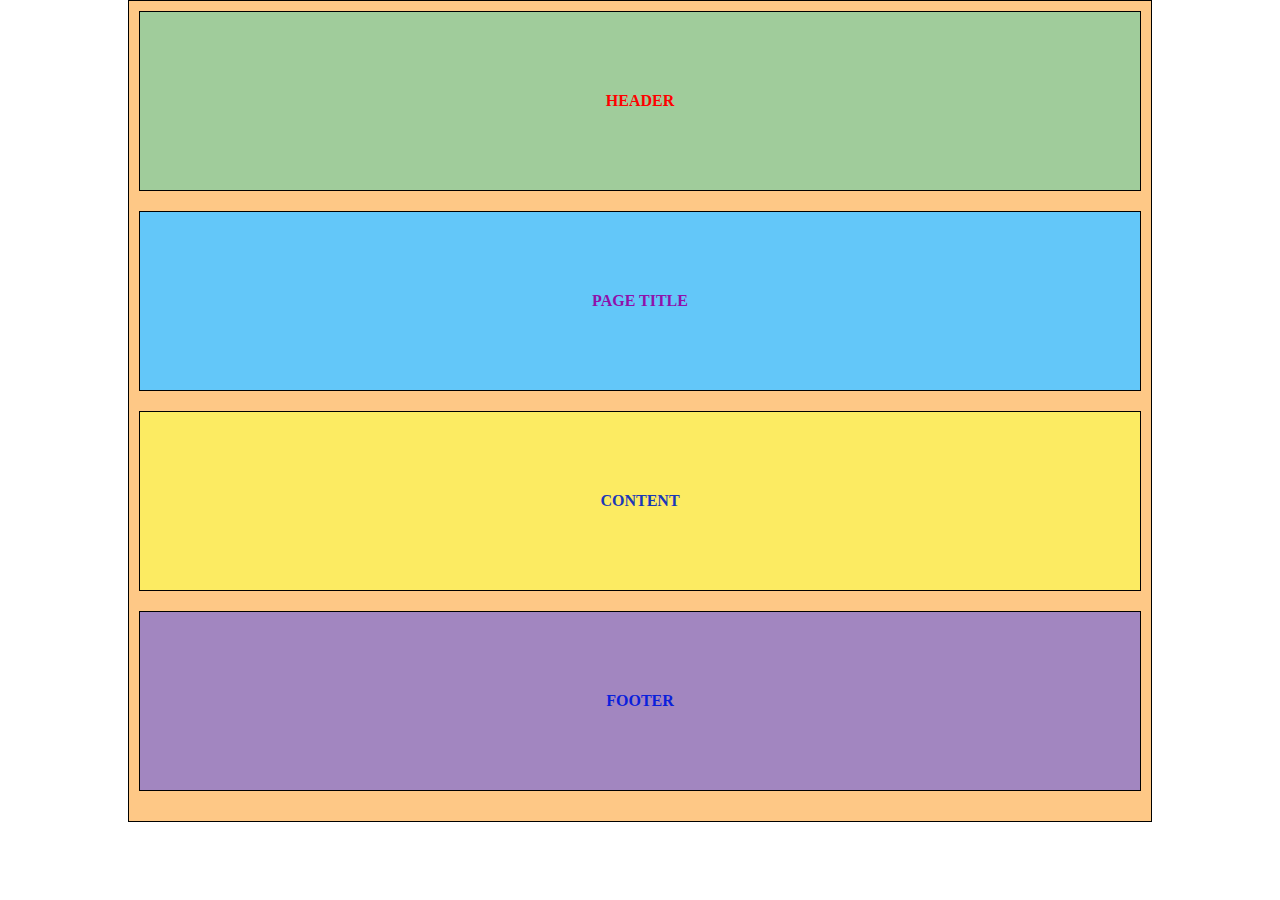
<file: 1-UYGULAMA/index.html>
<!DOCTYPE html>
<html lang="tr">
<head>
    <meta charset="UTF-8">
    <meta name="author" content="Halil İbrahim Karakuş" />
    <meta name="viewport" content="width=device-width, initial-scale=1.0">
    <title>HTML & CSS - First App</title>
    <style>
        *{
            padding: 0;
            margin: 0;
            box-sizing: border-box;
        }
        .container{
            width: 80%;
            margin: 0 auto;
            border : 1px solid black;
            background-color: #FEC886;
            padding: 10px;
        }
        .box{
            height: 20vh;
            border: 1px solid black;
            margin-bottom: 20px;
            font-weight: bolder;
            display: flex;
            justify-content: center;
            align-items: center;
        }
        #header{
            background-color: #A0CC9B;
            color: red;
        }
        #page_title{
            background-color: #63C7F9;
            color: #8F11AB;          
        }
        #content{
            background-color: #FCEB62;
            color: #1B38B7;          
        }
        #footer{
            background-color: #A286C0;
            color: #0a20dc;          
        }
    </style>
</head>
<body>
    <div class="container">
        <div id="header" class="header box">HEADER</div>
        <div id="page_title" class="page_title box">PAGE TITLE</div>
        <div id="content" class="content box">CONTENT</div>
        <div id="footer" class="footer box">FOOTER</div>
    </div>
</body>
</html>
</file>
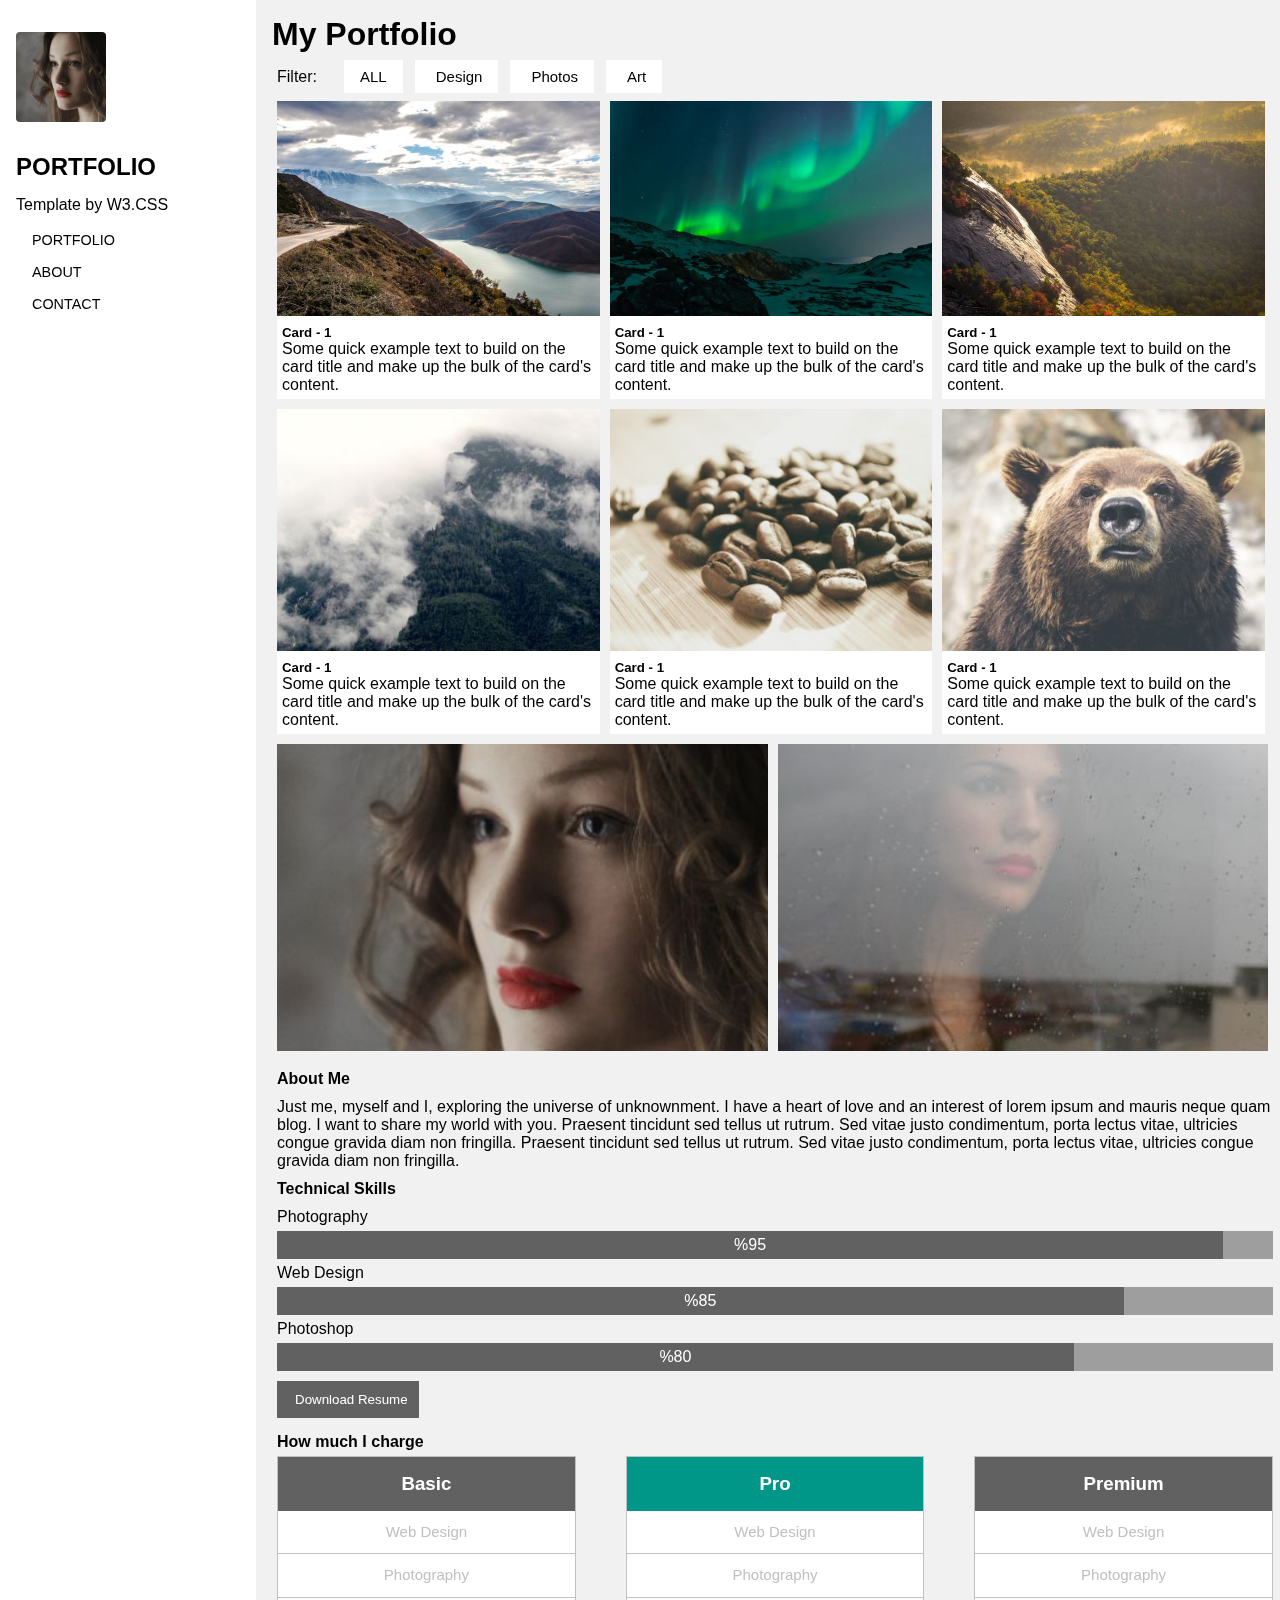
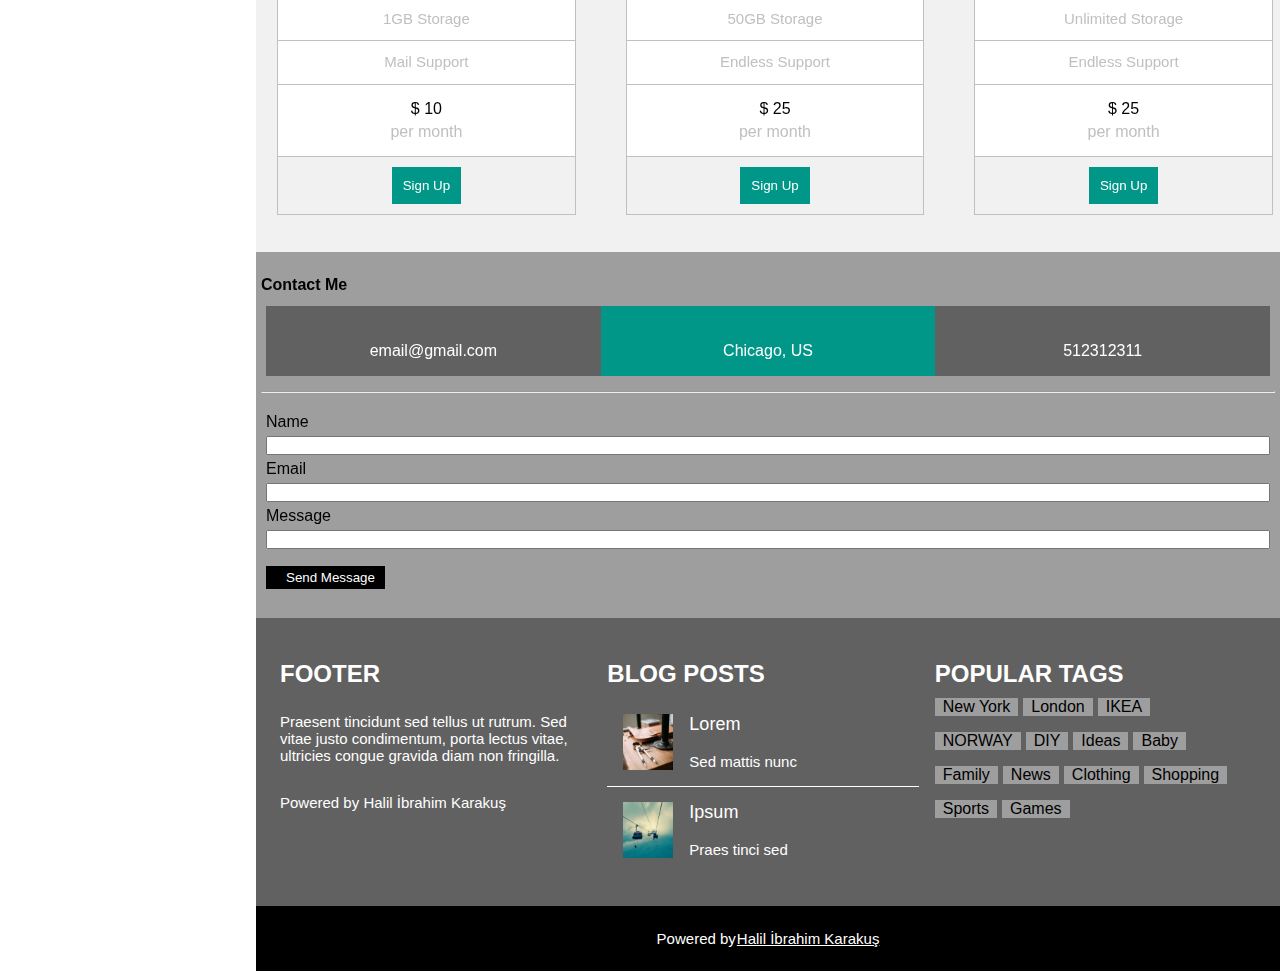
<file: 2-UYGULAMA/index.html>
<!DOCTYPE html>
<html lang="tr">
  <head>
    <meta charset="UTF-8" />
    <meta name="author" content="Halil İbrahim Karakuş" />
    <meta name="viewport" content="width=device-width, initial-scale=1.0" />
    <title>Second App Portfolio</title>
    <link
      rel="stylesheet"
      href="https://cdnjs.cloudflare.com/ajax/libs/font-awesome/6.7.0/css/all.min.css"
      integrity="sha512-9xKTRVabjVeZmc+GUW8GgSmcREDunMM+Dt/GrzchfN8tkwHizc5RP4Ok/MXFFy5rIjJjzhndFScTceq5e6GvVQ=="
      crossorigin="anonymous"
      referrerpolicy="no-referrer"
    />
    <link rel="stylesheet" href="main.css" />
    <style>
      
    </style>
  </head>
  <body>
    <div class="container">
      <div id="menu">
        <div id="menu-child">
        <div id="menu-header">
          <img
            id="profile-image"
            src="./images/profil.jpg"
            alt="Profile image"
          />
          <h2 id="menu-title">PORTFOLIO</h2>
          <p>Template by W3.CSS</p>
        </div>
        <ul id="menu-list">
          <li class="menu-list-item">
            <i class="fa fa-th-large fa-fw w3-margin-right"></i><a href="#portfolio">PORTFOLIO</a>
          </li>
          <li class="menu-list-item">
            <i class="fa fa-user fa-fw w3-margin-right"></i><a href="#about">ABOUT</a>
          </li>
          <li class="menu-list-item">
            <i class="fa fa-envelope fa-fw w3-margin-right"></i><a href="#contact">CONTACT</a>
          </li>
        </ul>
        <ul id="social-accounts">
          <li><i class="fa-brands fa-facebook"></i></li>
          <li><i class="fa-brands fa-instagram"></i></li>
          <li><i class="fa-brands fa-snapchat"></i></li>
          <li><i class="fa-brands fa-pinterest"></i></li>
          <li><i class="fa-brands fa-twitter"></i></li>
          <li><i class="fa-brands fa-linkedin"></i></li>
        </ul>
      </div>
      </div>
      <div id="main-page">
        <div id="content">
          <header id="header">
            <h1>My Portfolio</h1>
            <div id="nav">
              <span>Filter:</span>
              <ul id="nav-list">
                <li class="nav-list-item" id="nav-list-item-all">
                  <a href="">ALL</a>
                </li>
                <li class="nav-list-item" id="nav-list-item-design">
                  <a href=""><i class="fa-solid fa-gem"></i>Design</a>
                </li>
                <li class="nav-list-item" id="nav-list-item-photos">
                  <a href=""><i class="fa-regular fa-image"></i>Photos</a>
                </li>
                <li class="nav-list-item" id="nav-list-item-art">
                  <a href=""><i class="fa-solid fa-map-pin"></i>Art</a>
                </li>
              </ul>
            </div>
          </header>
          <section id="portfolio">
            <div class="card-box">
              <div class="card">
                <img
                  src="./images/mountains.jpg"
                  class="card-img-top"
                  alt="mountains"
                />
                <div class="card-body">
                  <h5 class="card-title">Card - 1</h5>
                  <p class="card-text">
                    Some quick example text to build on the card title and make
                    up the bulk of the card's content.
                  </p>
                </div>
              </div>
            </div>
            <div class="card-box">
              <div class="card">
                <img
                  src="./images/lights.jpg"
                  class="card-img-top"
                  alt="mountains"
                />
                <div class="card-body">
                  <h5 class="card-title">Card - 1</h5>
                  <p class="card-text">
                    Some quick example text to build on the card title and make
                    up the bulk of the card's content.
                  </p>
                </div>
              </div>
            </div>
            <div class="card-box">
              <div class="card">
                <img
                  src="./images/nature.jpg"
                  class="card-img-top"
                  alt="mountains"
                />
                <div class="card-body">
                  <h5 class="card-title">Card - 1</h5>
                  <p class="card-text">
                    Some quick example text to build on the card title and make
                    up the bulk of the card's content.
                  </p>
                </div>
              </div>
            </div>
            <div class="card-box">
              <div class="card">
                <img
                  src="./images/p1.jpg"
                  class="card-img-top"
                  alt="mountains"
                />
                <div class="card-body">
                  <h5 class="card-title">Card - 1</h5>
                  <p class="card-text">
                    Some quick example text to build on the card title and make
                    up the bulk of the card's content.
                  </p>
                </div>
              </div>
            </div>
            <div class="card-box">
              <div class="card">
                <img
                  src="./images/p2.jpg"
                  class="card-img-top"
                  alt="mountains"
                />
                <div class="card-body">
                  <h5 class="card-title">Card - 1</h5>
                  <p class="card-text">
                    Some quick example text to build on the card title and make
                    up the bulk of the card's content.
                  </p>
                </div>
              </div>
            </div>
            <div class="card-box">
              <div class="card">
                <img
                  src="./images/bear.jpg"
                  class="card-img-top"
                  alt="mountains"
                />
                <div class="card-body">
                  <h5 class="card-title">Card - 1</h5>
                  <p class="card-text">
                    Some quick example text to build on the card title and make
                    up the bulk of the card's content.
                  </p>
                </div>
              </div>
            </div>
          </section>
          <section id="image-list">
            <div class="image-box">
              <img src="./images/hugeProfil.jpg" alt="avatar" />
            </div>
            <div class="image-box" id="image-me2">
              <img src="./images/me2.jpg" alt="me2" />
            </div>
          </section>
          <section id="about">
            <h4>About Me</h4>
            <p>
              Just me, myself and I, exploring the universe of unknownment. I
              have a heart of love and an interest of lorem ipsum and mauris
              neque quam blog. I want to share my world with you. Praesent
              tincidunt sed tellus ut rutrum. Sed vitae justo condimentum, porta
              lectus vitae, ultricies congue gravida diam non fringilla.
              Praesent tincidunt sed tellus ut rutrum. Sed vitae justo
              condimentum, porta lectus vitae, ultricies congue gravida diam non
              fringilla.
            </p>
            <h4>Technical Skills</h4>
            <p>Photography</p>
            <div class="upper-skills">
              <div class="lower-skills" style="width: 95%">%95</div>
            </div>
            <p>Web Design</p>
            <div class="upper-skills">
              <div class="lower-skills" style="width: 85%">%85</div>
            </div>
            <p>Photoshop</p>
            <div class="upper-skills">
              <div class="lower-skills" style="width: 80%">%80</div>
            </div>
            <button id="download">
              <i
                class="fa-solid fa-download"
                style="margin-right: 7px; font-size: 12px"
              ></i
              >Download Resume
            </button>
            <h4>How much I charge</h4>
            <div id="products">
              <div class="product">
                <h3 class="product-title">Basic</h3>
                <ul class="product-features">
                  <li>Web Design</li>
                  <li>Photography</li>
                  <li>1GB Storage</li>
                  <li>Mail Support</li>
                </ul>
                <div class="price">
                  <p>$ 10</p>
                  <p>per month</p>
                </div>
                <div class="price-button">
                  <button>Sign Up</button>
                </div>
              </div>
              <div class="product">
                <h3 class="product-title pro-color">Pro</h3>
                <ul class="product-features">
                  <li>Web Design</li>
                  <li>Photography</li>
                  <li>50GB Storage</li>
                  <li>Endless Support</li>
                </ul>
                <div class="price">
                  <p>$ 25</p>
                  <p>per month</p>
                </div>
                <div class="price-button">
                  <button>Sign Up</button>
                </div>
              </div>
              <div class="product">
                <h3 class="product-title">Premium</h3>
                <ul class="product-features">
                  <li>Web Design</li>
                  <li>Photography</li>
                  <li>Unlimited Storage</li>
                  <li>Endless Support</li>
                </ul>
                <div class="price">
                  <p>$ 25</p>
                  <p>per month</p>
                </div>
                <div class="price-button">
                  <button>Sign Up</button>
                </div>
              </div>
            </div>
          </section>
        </div>
        <section id="contact">
          <h4 style="margin-bottom: 12px">Contact Me</h4>
          <div id="contact-box">
            <div class="contact-item">
              <i class="fa-solid fa-envelope"></i><span>email@gmail.com</span>
            </div>
            <div class="contact-item pro-color">
              <i class="fa-solid fa-location-dot"></i><span>Chicago, US</span>
            </div>
            <div class="contact-item">
              <i class="fa-solid fa-phone"></i><span>512312311</span>
            </div>
          </div>
          <hr style="margin: 15px 0" />
          <form id="contact-form">
            <label class="form-label" for="name">Name</label>
            <input class="form-input" type="text" id="name" />
            <label class="form-label" for="email">Email</label>
            <input class="form-input" type="email" id="email" />
            <label class="form-label" for="message">Message</label>
            <input class="form-input" type="text" id="message" />
            <button class="button-send-message">
              <i class="fa-solid fa-paper-plane" style="margin-right: 10px"></i
              >Send Message
            </button>
          </form>
        </section>
        <footer>
          <div id="footer">
            <div id="footer-part">
              <h3>FOOTER</h3>
              <p style="margin: 15px 0; font-size: 15px; font-family: Arial, Helvetica, sans-serif;">
                Praesent tincidunt sed tellus ut rutrum. Sed vitae justo
                condimentum, porta lectus vitae, ultricies congue gravida diam
                non fringilla.
              </p>
              <p style="margin: 15px 0; font-size: 15px; font-family: Arial, Helvetica, sans-serif;">Powered by Halil İbrahim Karakuş</p>
            </div>
            <div id="footer-part">
              <h3>BLOG POSTS</h3>
              <ul class="footer-part-blog">
                <li>
                  <img src="./images/workshop.jpg" alt="workshop" />
                  <div class="blog-text-group">
                  <span style="font-size: 18px;">Lorem</span>
                  <br>
                  <span style="font-size: 15px;">Sed mattis nunc</span>
                </div>
                </li>
                <div class="line"></div>
                <li>
                  <img src="./images/gondol.jpg" alt="gondol" />
                  <div class="blog-text-group">
                  <span style="font-size: 18px; font-family: Arial, Helvetica, sans-serif;">Ipsum</span>
                  <br>  
                  <span style="font-size: 15px; font-family: Arial, Helvetica, sans-serif;">Praes tinci sed</span>
                </div>
                </li>
              </ul>
            </div>
            <div id="footer-part" class="footer-part-tags">
              <h3>POPULAR TAGS</h3>
              <p>
                <span>New York</span>
                <span>London</span>
                <span>IKEA</span>
                <span>NORWAY</span>
                <span>DIY</span>
                <span>Ideas</span>
                <span>Baby</span>
                <span>Family</span>
                <span>News</span>
                <span>Clothing</span>
                <span>Shopping</span>
                <span>Sports</span>
                <span>Games</span>
              </p>
            </div>
          </div>
        </footer>
        <div id="end-page">
          <p>Powered by</p>
          <a href="https://github.com/karakusHalil" title="GitHub" target="_blank" class="end-poweredby-target" style="font-size: 15px;">Halil İbrahim Karakuş</a>
        </div>
      </div>
    </div>
  </body>
</html>
</file>
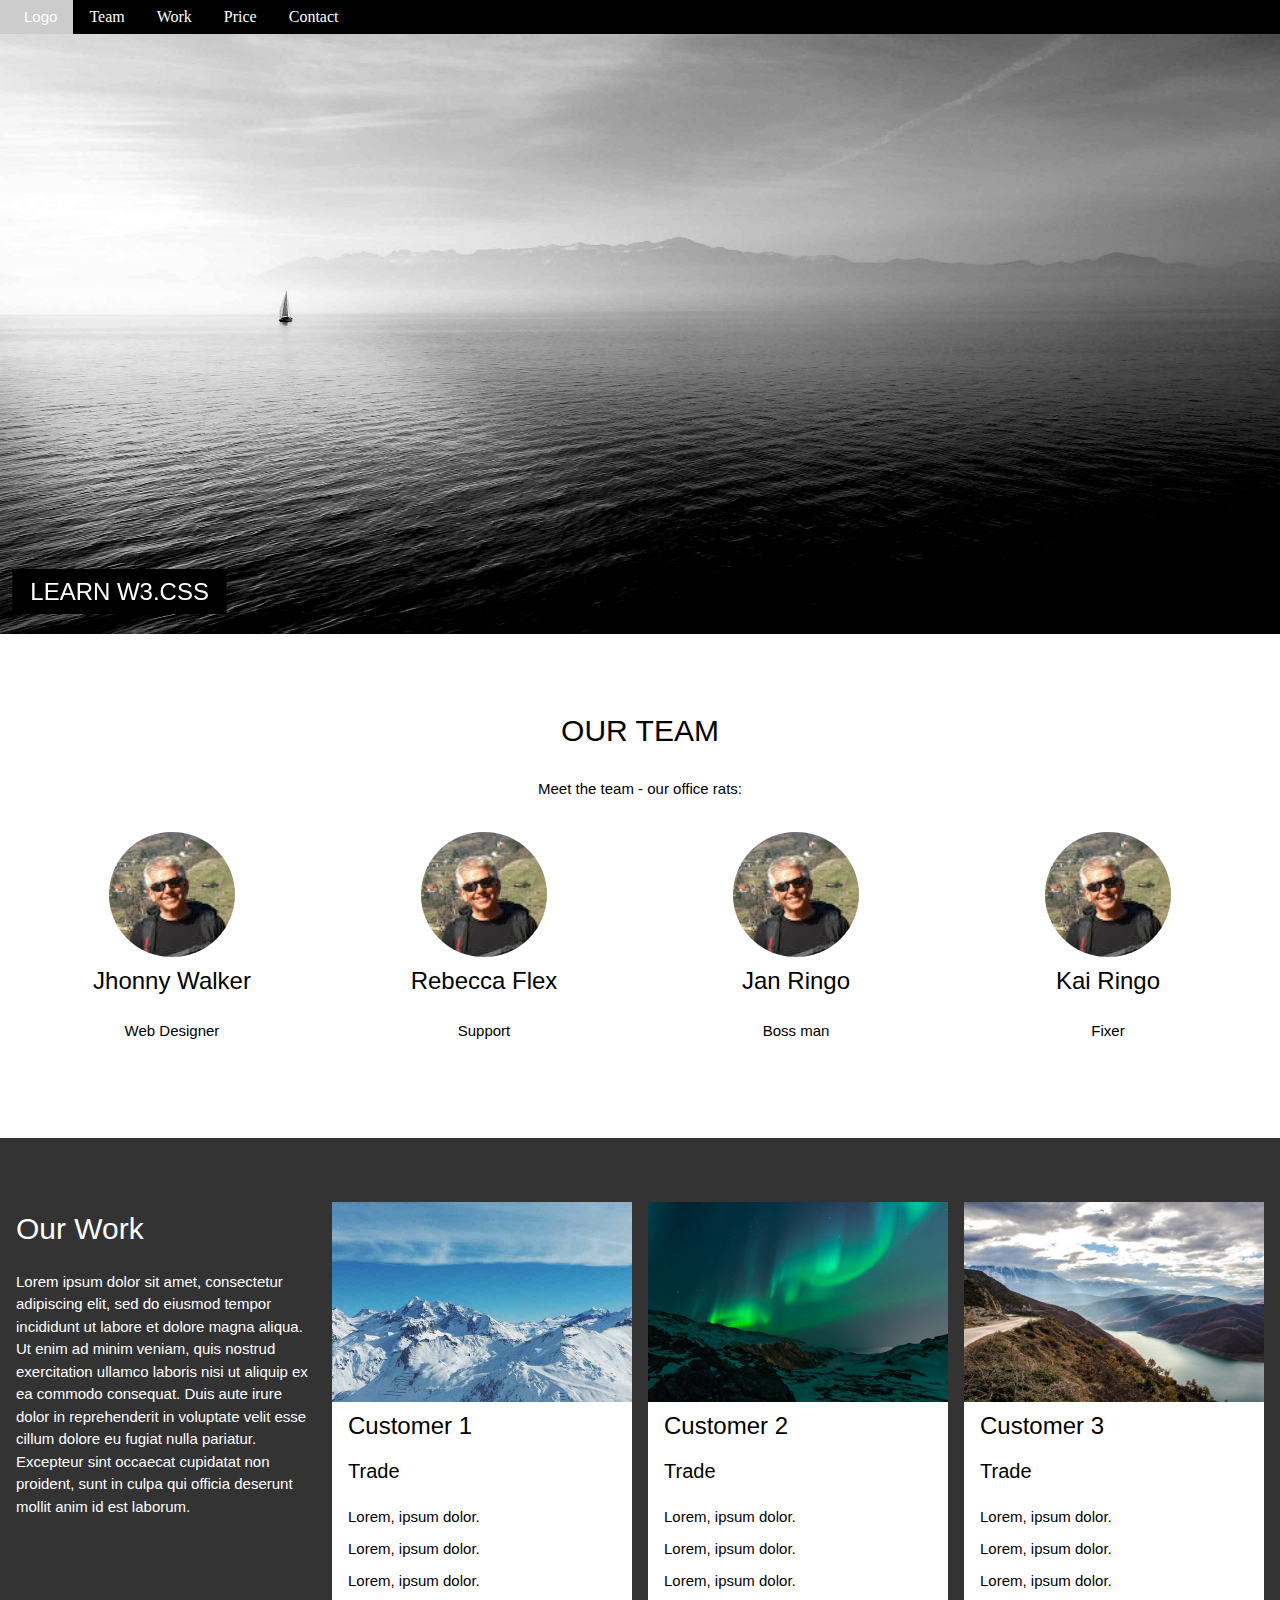
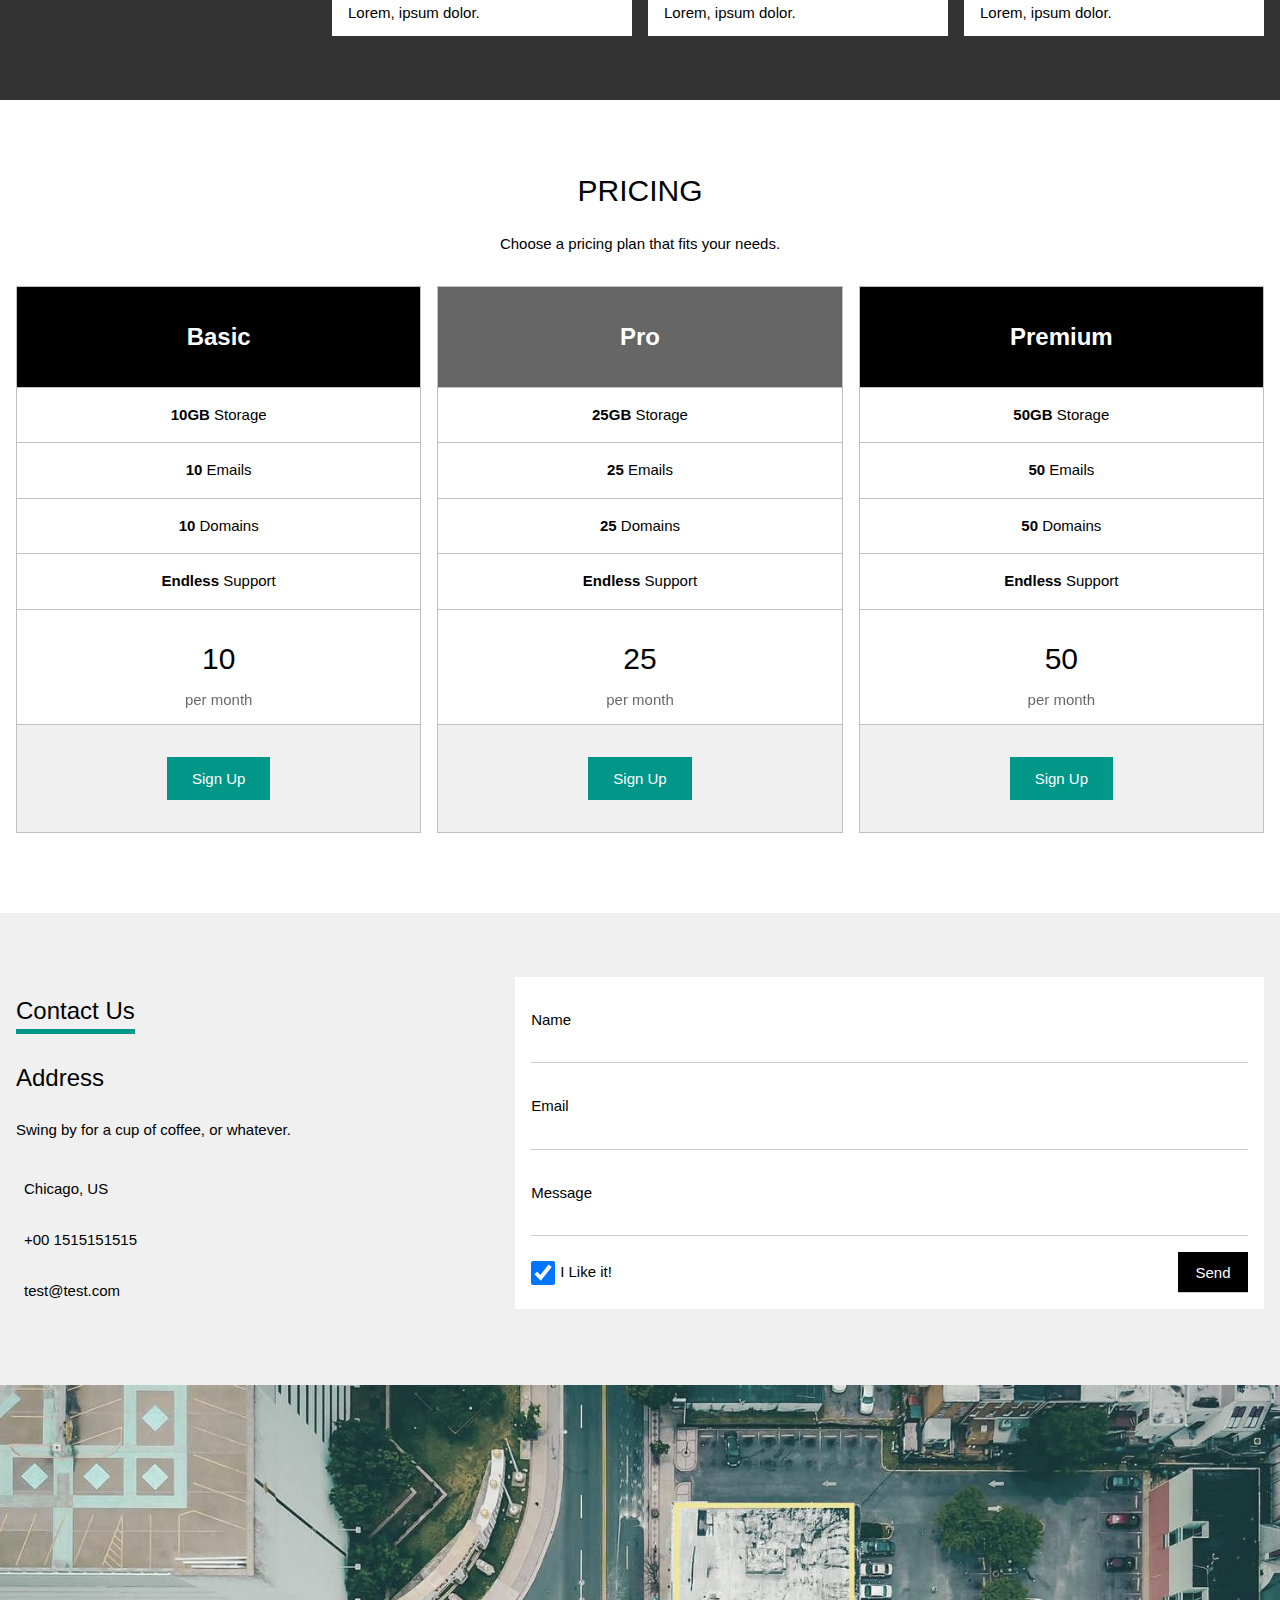
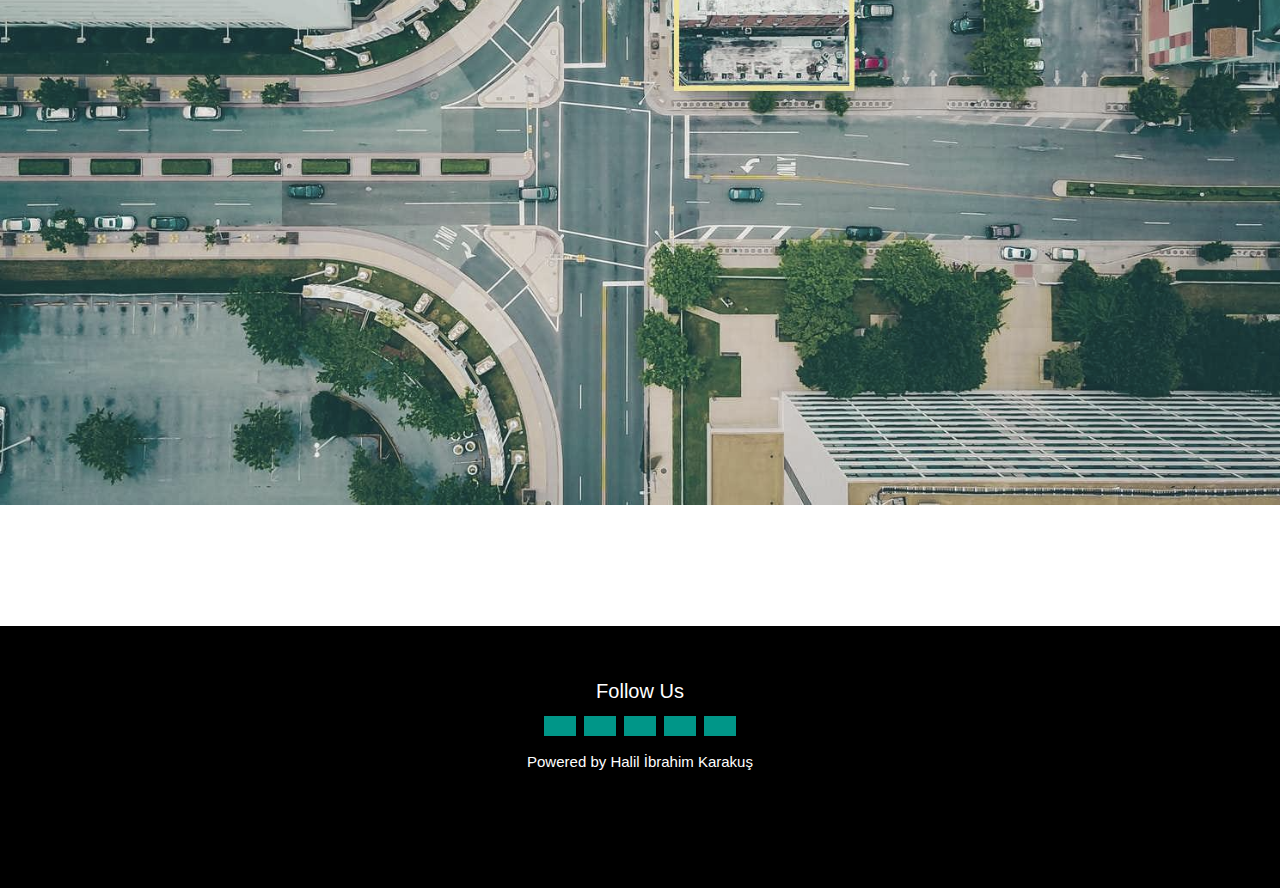
<file: 3-UYGULAMA/index.html>
<!DOCTYPE html>
<html lang="tr">
  <head>
    <meta charset="UTF-8" />
    <meta name="author" content="Halil İbrahim Karakuş" />
    <meta name="viewport" content="width=device-width, initial-scale=1.0" />
    <title>Third app Team</title>
    <link
      rel="stylesheet"
      href="https://cdnjs.cloudflare.com/ajax/libs/font-awesome/6.7.1/css/all.min.css"
      integrity="sha512-5Hs3dF2AEPkpNAR7UiOHba+lRSJNeM2ECkwxUIxC1Q/FLycGTbNapWXB4tP889k5T5Ju8fs4b1P5z/iB4nMfSQ=="
      crossorigin="anonymous"
      referrerpolicy="no-referrer"
    />
    <link rel="stylesheet" href="./style.css" />
    <style>
     
    </style>
  </head>
  <body>
    <div class="container">
      <header id="header">
        <div id="logo"><i class="fa-solid fa-house"></i><a href="#page-images" class="header-home-target">Logo</a></div>
        <nav id="header-nav">
          <ul id="nav-list">
            <li class="nav-list-item"><a href="#team" class="header-target">Team</a></li>
            <li class="nav-list-item"><a href="#works" class="header-target">Work</a></li>
            <li class="nav-list-item"><a href="#pricing" class="header-target">Price</a></li>
            <li class="nav-list-item"><a href="#contact" class="header-target">Contact</a></li>
          </ul>
          <div id="search"><i class="fa-solid fa-magnifying-glass"></i></div>
        </nav>
      </header>
      <section id="page-images">
        <img src="./images/sailboat.jpg" alt="sailboat" />
        <button class="w3-button">LEARN W3.CSS</button>
      </section>
      <section id="team">
        <h2>OUR TEAM</h2>
        <p>Meet the team - our office rats:</p>
        <div id="team-cards">
          <div class="card">
            <img src="./images/avatar.jpg" alt="avatar" />
            <h3>Jhonny Walker</h3>
            <p>Web Designer</p>
          </div>
          <div class="card">
            <img src="./images/avatar.jpg" alt="avatar" />
            <h3>Rebecca Flex</h3>
            <p>Support</p>
          </div>
          <div class="card">
            <img src="./images/avatar.jpg" alt="avatar" />
            <h3>Jan Ringo</h3>
            <p>Boss man</p>
          </div>
          <div class="card">
            <img src="./images/avatar.jpg" alt="avatar" />
            <h3>Kai Ringo</h3>
            <p>Fixer</p>
          </div>
        </div>
      </section>
      <section id="works">
        <div id="work-text" class="work-card">
          <h2>Our Work</h2>
          <p>
            Lorem ipsum dolor sit amet, consectetur adipiscing elit, sed do
            eiusmod tempor incididunt ut labore et dolore magna aliqua. Ut enim
            ad minim veniam, quis nostrud exercitation ullamco laboris nisi ut
            aliquip ex ea commodo consequat. Duis aute irure dolor in
            reprehenderit in voluptate velit esse cillum dolore eu fugiat nulla
            pariatur. Excepteur sint occaecat cupidatat non proident, sunt in
            culpa qui officia deserunt mollit anim id est laborum.
          </p>
        </div>
        <div class="work-card">
          <img src="./images/snow.jpg" alt="snow" />
          <div class="work-card-text">
            <h3>Customer 1</h3>
            <h4>Trade</h4>
            <ul>
              <li>Lorem, ipsum dolor.</li>
              <li>Lorem, ipsum dolor.</li>
              <li>Lorem, ipsum dolor.</li>
              <li>Lorem, ipsum dolor.</li>
            </ul>
          </div>
        </div>
        <div class="work-card">
          <img src="./images/lights.jpg" alt="lights" />
          <div class="work-card-text">
            <h3>Customer 2</h3>
            <h4>Trade</h4>
            <ul>
              <li>Lorem, ipsum dolor.</li>
              <li>Lorem, ipsum dolor.</li>
              <li>Lorem, ipsum dolor.</li>
              <li>Lorem, ipsum dolor.</li>
            </ul>
          </div>
        </div>
        <div class="work-card">
          <img src="./images/mountains.jpg" alt="mountains" />
          <div class="work-card-text">
            <h3>Customer 3</h3>
            <h4>Trade</h4>
            <ul>
              <li>Lorem, ipsum dolor.</li>
              <li>Lorem, ipsum dolor.</li>
              <li>Lorem, ipsum dolor.</li>
              <li>Lorem, ipsum dolor.</li>
            </ul>
          </div>
        </div>
      </section>
      <section id="pricing">
        <h2>PRICING</h2>
        <p style="margin-bottom: 30px !important">
          Choose a pricing plan that fits your needs.
        </p>
        <div id="products">
          <div class="product">
            <h3>Basic</h3>
            <ul>
              <li><b>10GB</b> Storage</li>
              <li><b>10</b> Emails</li>
              <li><b>10</b> Domains</li>
              <li><b>Endless</b> Support</li>
            </ul>
            <div class="price">
              <p><i class="fa-solid fa-dollar-sign"></i> 10</p>
              <span>per month</span>
              <div class="button-box">
                <button class="sign-up">
                  <i class="fa fa-check"></i> Sign Up
                </button>
              </div>
            </div>
          </div>
          <div id="pro" class="product">
            <h3>Pro</h3>
            <ul>
              <li><b>25GB</b> Storage</li>
              <li><b>25</b> Emails</li>
              <li><b>25</b> Domains</li>
              <li><b>Endless</b> Support</li>
            </ul>
            <div class="price">
              <p><i class="fa-solid fa-dollar-sign"></i> 25</p>
              <span>per month</span>
              <div class="button-box">
                <button class="sign-up">
                  <i class="fa fa-check"></i> Sign Up
                </button>
              </div>
            </div>
          </div>
          <div class="product">
            <h3>Premium</h3>
            <ul>
              <li><b>50GB</b> Storage</li>
              <li><b>50</b> Emails</li>
              <li><b>50</b> Domains</li>
              <li><b>Endless</b> Support</li>
            </ul>
            <div class="price">
              <p><i class="fa-solid fa-dollar-sign"></i> 50</p>
              <span>per month</span>
              <div class="button-box">
                <button class="sign-up">
                  <i class="fa fa-check"></i> Sign Up
                </button>
              </div>
            </div>
          </div>
        </div>
      </section>
      <section id="contact">
        <div id="contact-info">
          <h2 id="contact-header">Contact Us</h2>
          <h3 id="contact-title">Address</h3>
          <p id="contact-text">Swing by for a cup of coffee, or whatever.</p>
          <ul id="contact-list">
            <li><i class="fa-solid fa-location-dot"></i>Chicago, US</li>
            <li><i class="fa-solid fa-phone"></i>+00 1515151515</li>
            <li><i class="fa-solid fa-envelope"></i>test@test.com</li>
          </ul>
        </div>
        <form id="contact-form">
          <div class="form-control">
            <label for="name">Name</label>
            <input type="text" id="name" />
          </div>
          <div class="form-control">
            <label for="email">Email</label>
            <input type="text" id="email" />
          </div>
          <div class="form-control">
            <label for="message">Message</label>
            <input type="text" id="message" />
          </div>
          <div id="form-check-button" class="form-control">
            <div id="button-checkbox-label">
              <input type="checkbox" value="I Like it!" checked />
              <label>I Like it!</label>
            </div>
            <input class="button-send" type="submit" value="Send" />
          </div>
        </form>
      </section>
      <section id="map">
        <img src="./images/map.jpg" alt="map">
      </section>
      <footer id="footer">
        <h2 class="footer-header">Follow Us</h2>
        <ul>
          <li><i class="fa-brands fa-facebook-f"></i></li>
          <li><i class="fa-brands fa-twitter"></i></li>
          <li><i class="fa-brands fa-google-plus-g"></i></li>
          <li><i class="fa-brands fa-instagram"></i></li>
          <li><i class="fa-brands fa-linkedin-in"></i></li>
        </ul>
        <div class="footer-span">
          <span>Powered by</span>
          <a href="https://github.com/karakusHalil" title="GitHub" target="_blank" class="end-poweredby-target" style="font-size: 15px;">Halil İbrahim Karakuş</a>
        </div>
      </footer>          
    </div>
  </body>
</html>
</file>
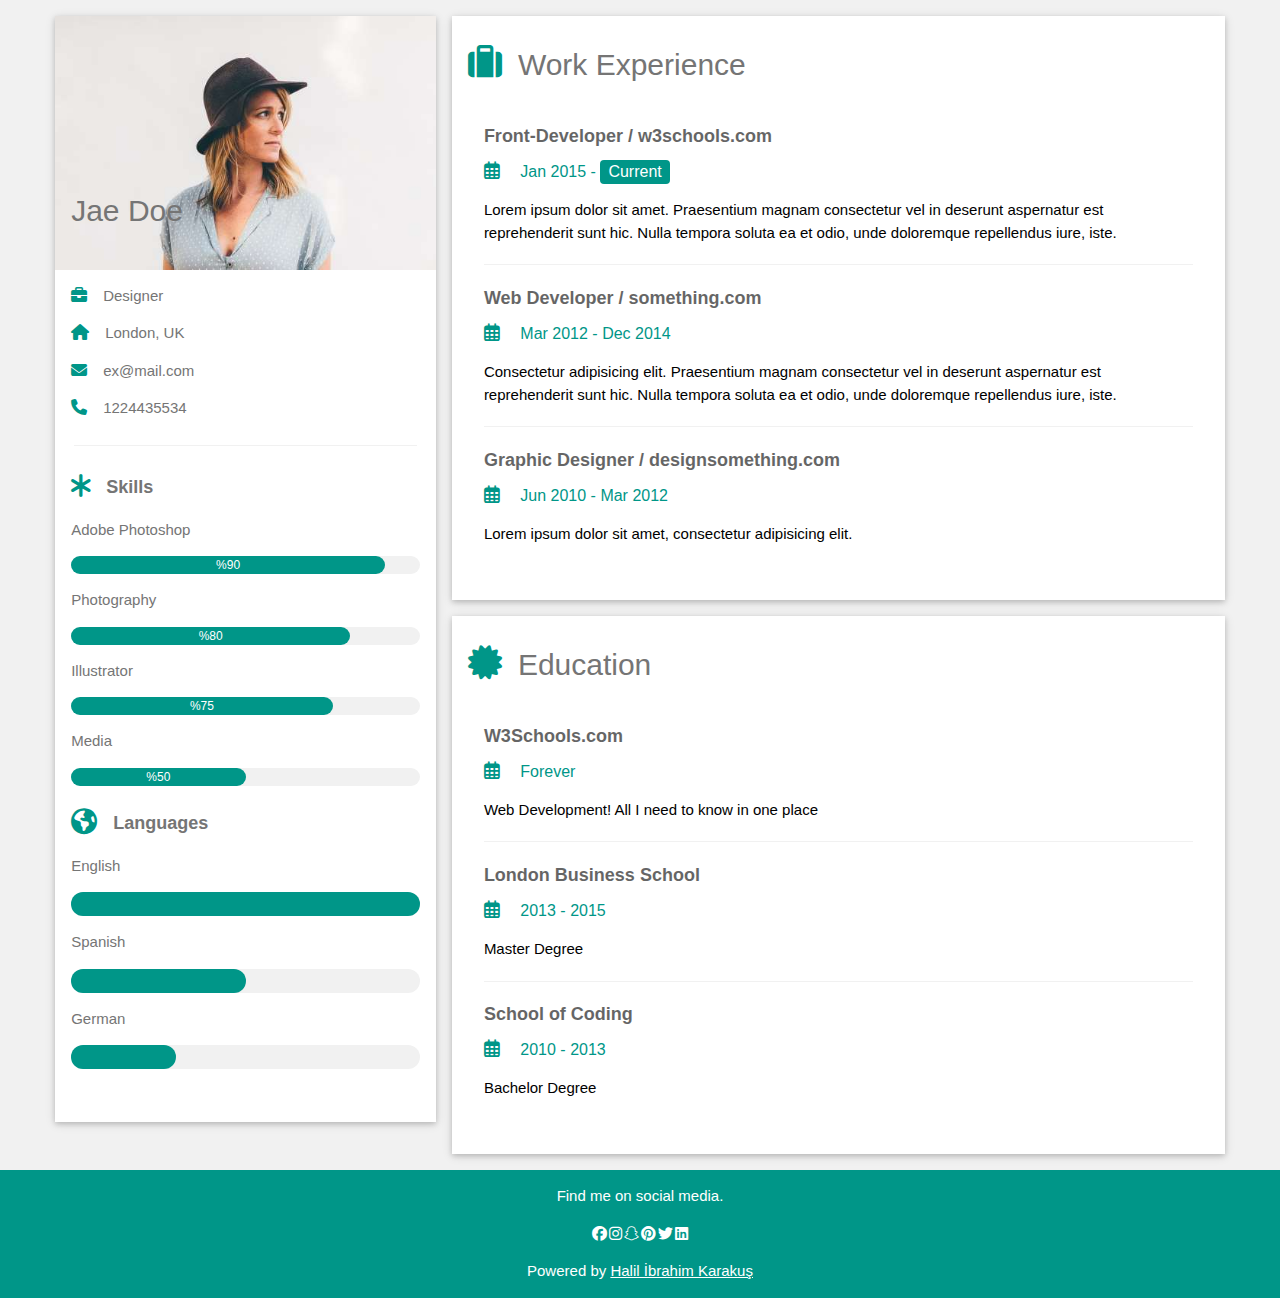
<file: 4-UYGULAMA/index.html>
<!DOCTYPE html>
<html lang="tr">
  <head>
    <meta charset="UTF-8" />
    <meta name="author" content="Halil İbrahim Karakuş" />
    <meta name="viewport" content="width=device-width, initial-scale=1.0" />
    <title>Cv-Template</title>

    <link
      rel="stylesheet"
      href="https://cdnjs.cloudflare.com/ajax/libs/font-awesome/6.7.2/css/all.min.css"
      integrity="sha512-Evv84Mr4kqVGRNSgIGL/F/aIDqQb7xQ2vcrdIwxfjThSH8CSR7PBEakCr51Ck+w+/U6swU2Im1vVX0SVk9ABhg=="
      crossorigin="anonymous"
      referrerpolicy="no-referrer"
    />
    <link rel="stylesheet" href="./main.css" />
    <style>

    </style>
  </head>
  <body>
    <div class="content">
      <div class="container">
        <div class="sidebar">
          <div id="profil">
            <img src="./images/avatar_hat.jpg" alt="profil" />
            <h2>Jae Doe</h2>
          </div>
          <div id="profil-list">
            <ul id="information">
              <li>
                <i id="small-icon" class="fa-solid fa-briefcase"></i>Designer
              </li>
              <li>
                <i
                  id="small-icon"
                  class="fa-sharp-duotone fa-solid fa-house"
                  style="--fa-secondary-opacity: 1"
                ></i
                >London, UK
              </li>
              <li>
                <i id="small-icon" class="fa-solid fa-envelope"></i>ex@mail.com
              </li>
              <li><i id="small-icon" class="fa-solid fa-phone"></i>1224435534</li>
            </ul>
          </div>
          <hr />
          <div id="profil-details">
            <div class="profil-skills">
              <h3 style="margin: 18px 0px">
                <i class="fa-solid fa-asterisk fa-lg" id="big-icon"></i>Skills
              </h3>
              <h4>Adobe Photoshop</h4>
              <div class="upper-skills">
                <div class="lower-skills bar-text" style="width: 90%">%90</div>
              </div>
              <h4>Photography</h4>
              <div class="upper-skills">
                <div class="lower-skills bar-text" style="width: 80%">%80</div>
              </div>
              <h4>Illustrator</h4>
              <div class="upper-skills">
                <div class="lower-skills bar-text" style="width: 75%">%75</div>
              </div>
              <h4>Media</h4>
              <div class="upper-skills">
                <div class="lower-skills bar-text" style="width: 50%">%50</div>
              </div>
            </div>
            <div class="profil-languages">
              <h3 style="margin: 24px 0px 18px">
                <i class="fa-solid fa-earth-americas fa-lg" id="big-icon"></i
                >Languages
              </h3>
              <h4>English</h4>
              <div class="upper-languages">
                <div class="lower-languages" style="width: 100%"></div>
              </div>
              <h4>Spanish</h4>
              <div class="upper-languages">
                <div class="lower-languages" style="width: 50%"></div>
              </div>
              <h4>German</h4>
              <div class="upper-languages">
                <div class="lower-languages" style="width: 30%"></div>
              </div>
            </div>
          </div>
        </div>
  
        <div class="main">
          <div class="main-work main-block">
            <h2>
              <i class="fa-solid fa-suitcase" id="huge-icon"></i>Work Experience
            </h2>
            <div class="work-experience" id="block-part">
              <div id="fron-developer">
                <h4>Front-Developer / w3schools.com</h4>
                <h6>
                  <i
                    class="fa-sharp fa-regular fa-calendar-days"
                    id="xsmall-icon"
                  ></i>
                  Jan 2015 -
                  <span>Current</span>
                </h6>
                <p>
                  Lorem ipsum dolor sit amet. Praesentium magnam consectetur vel
                  in deserunt aspernatur est reprehenderit sunt hic. Nulla tempora
                  soluta ea et odio, unde doloremque repellendus iure, iste.
                </p>
              </div>
              <hr style="width: 100% !important; margin: 20px 0!important;" />
              <div id="web-developer">
                <h4>Web Developer / something.com</h4>
                <h6>
                  <i
                    class="fa-sharp fa-regular fa-calendar-days"
                    id="xsmall-icon"
                  ></i>
                  Mar 2012 - Dec 2014
                </h6>
                <p>Consectetur adipisicing elit. Praesentium magnam consectetur vel in deserunt aspernatur est reprehenderit sunt hic. Nulla tempora soluta ea et odio, unde doloremque repellendus iure, iste.</p>
              </div>
              <hr style="width: 100% !important; margin: 20px 0!important;" />
              <div id="graphic-designer">
                <h4>Graphic Designer / designsomething.com</h4>
                <h6>
                  <i
                    class="fa-sharp fa-regular fa-calendar-days"
                    id="xsmall-icon"
                  ></i>
                  Jun 2010 - Mar 2012
                </h6>
                <p>Lorem ipsum dolor sit amet, consectetur adipisicing elit.</p>
              </div>
            </div>
          </div>
          <div class="main-education main-block" style="margin-bottom: 0px!important;">
            <h2>
              <i class="fa-solid fa-certificate" id="huge-icon"></i></i>Education
            </h2>
            <div class="education" id="block-part">
              <div id="W3Schools">
                <h4>W3Schools.com</h4>
                <h6>
                  <i
                    class="fa-sharp fa-regular fa-calendar-days"
                    id="xsmall-icon"
                  ></i>
                  Forever
                </h6>
                <p>Web Development! All I need to know in one place</p>
              </div>
              <hr style="width: 100% !important; margin: 20px 0!important;" />
              <div id="business-school">
                <h4>London Business School</h4>
                <h6>
                  <i
                    class="fa-sharp fa-regular fa-calendar-days"
                    id="xsmall-icon"
                  ></i>
                  2013 - 2015
                </h6>
                <p>Master Degree</p>
              </div>
              <hr style="width: 100% !important; margin: 20px 0!important;" />
              <div id="school-coding">
                <h4>School of Coding</h4>
                <h6>
                  <i
                    class="fa-sharp fa-regular fa-calendar-days"
                    id="xsmall-icon"
                  ></i>
                  2010 - 2013
                </h6>
                <p>Bachelor Degree</p>
              </div>
              </div>
            </div>
          </div>
      </div>
        
      </div>
      <div class="footer">
        <p style="color: white!important;">Find me on social media.</p>
        <div id="social-media">
          <ul id="social-accounts">
            <li id="social-item"><i class="fa-brands fa-facebook"></i></li>
            <li id="social-item"><i class="fa-brands fa-instagram"></i></li>
            <li id="social-item"><i class="fa-brands fa-snapchat"></i></li>
            <li id="social-item"><i class="fa-brands fa-pinterest"></i></li>
            <li id="social-item"><i class="fa-brands fa-twitter"></i></li>
            <li id="social-item"><i class="fa-brands fa-linkedin"></i></li>
          </ul>
        </div>
        <p style="color: white!important;">Powered by
          <a href="https://github.com/karakusHalil" title="GitHub" target="_blank" class="end-poweredby-target">Halil İbrahim Karakuş</a>
        </p>
      </div>
    </div>
  </body>
</html>
</file>
<file: 2-UYGULAMA/main.css>
*{
    margin: 0;
    padding: 0;
    box-sizing: border-box;
}
html{
    font-size: 16px;
    font-family: Arial, Helvetica, sans-serif;
}
body{
    background-color: #F1F1F1;
}
ul{
    list-style: none;
}
.container{
    display: flex;
    flex-direction: row;
    width: 100%;
   /* border: 1px solid silver; */
    margin: 0 auto;
    background-color: #F1F1F1;
}
#menu{
    width: 20%;
   /* border: 1px solid silver; */
    background-color: #fff;
}
#menu-child{
    width: 100%;
    padding-top: 16px;
    padding-left: 16px;
    position: sticky;
    top: 16px;

}
#content{
    padding-top: 16px;
    padding-left: 16px;
    width: 100%;
    height: 100%;
  /*  border: 1px solid silver; */
    
}
.flex-column{
    display: flex;
    flex-direction: column;
}
.flex-row{
    display: flex;
    flex-direction: row;
}
#profile-image{
    width: 90px;
    height: auto;
    border-radius: 4px;
    margin-bottom: 16px;
}
#menu-list{
    padding: 0;
    margin: 0;
    width: 100%; 
}
.menu-list-item{
    padding: 8px 0px;
    font-size: 0.9rem;
}
.menu-list-item i{
    margin-right: 16px;
}
.menu-list-item a{
    text-decoration: none;
    color: black;
}
#social-accounts{
    display: flex;
    flex-direction: row;
}
#social-accounts li{
    padding: 2.5px;
    font-size: 16px !important;
}
#menu-header{
    display: flex;
    flex-direction: column;
    padding-bottom: 10px;
}
#menu-title{
    margin: 15px 0;
}
#main-page {
    display: flex;
    flex-direction: column;
    width: 80%;
    height: 100%;
    position: relative;
  }
  #header h1 {
    margin-bottom: 10px;
  }
  #nav {
    display: flex;
    flex-direction: row;
    align-items: center;
    margin-bottom: 5px;
  }
  #nav span {
    padding: 5px;
    margin: 0px 16px 0px 0px;
  }
  #nav-list {
    display: flex;
    flex-direction: row;
  }
  .nav-list-item {
    padding: 5px;
  }
  .nav-list-item a {
    padding: 8px 16px;
    margin: 0px 1px;
    background-color: #fff;
    font-size: 15px;
    font-family: Arial, Helvetica, sans-serif;
  }
  .nav-list-item i {
    margin-right: 5px;
  }
  /* Bağlantılar için varsayılan stil */
  #nav-list a {
    color: black; /* Bağlantı metni siyah */
    text-decoration: none; /* Alt çizgi yok */
  }

  /* Tıklanmış bağlantılar için stil (visited) */
  #nav-list a:visited {
    color: black; /* Tıklanmış bağlantılar yine siyah kalsın */
  }

  /* Tıklama sırasında aktif bağlantılar için stil */
  #nav-list a:active {
    color: black; /* Tıklama sırasında renk değişmesin */
  }

  /* Fare üzerine geldiğinde stil */
  #nav-list a:hover {
    color: blue; /* Hover durumunda mavi olabilir */
  }
  #portfolio {
    display: flex;
    flex-direction: row;
    flex-wrap: wrap;
    align-items: start;
    justify-content: start;
    width: 100%;
  }
  .card-box {
    display: flex;
    flex-direction: column;
    width: 33%;
    padding: 5px;
  }
  .card {
    width: 100%;
    background-color: #fff;
  }
  .card-img-top {
    width: 100%;
  }
  .card-body {
    padding: 5px;
  }
  #image-list {
    display: flex;
    flex-direction: row;
  }
  .image-box {
    width: 50%;
    padding: 5px;
  }
  .image-box img {
    width: 100%;
  }
  #image-me2 {
    margin-right: 7px;
  }
  #about {
    display: flex;
    flex-direction: column;
    align-items: start;
    padding: 5px;
    padding-right: 7px;
    margin-bottom: 32px;
  }
  #about h4,
  #about p {
    margin: 5px 0;
  }
  .upper-skills {
    width: 100%;
    background-color: #9e9e9e;
  }
  .lower-skills {
    background-color: #616161;
    color: white;
    text-align: center;
    padding: 5px;
  }
  #download {
    padding: 10px;
    background-color: #616161;
    color: white;
    border: 1px solid #616161;
    margin: 10px 0px;
    display: inline-flex;
    align-items: center;
  }
  #download:hover {
    background-color: #9e9e9e;
  }
  #products {
    display: flex;
    flex-direction: row;
    width: 100%;
    justify-content: space-between;
  }
  .product {
    display: flex;
    flex-direction: column;
    width: 30%;
    align-items: center;
    background-color: white;
    border: 1px solid silver;
  }
  .product-title {
    text-align: center;
    padding: 20px 0;
    background-color: #616161;
    color: white;
    width: 100%;
    padding-top: 16px;
    padding-bottom: 16px;
  }
  .product-features {
    margin: 0;
    padding: 0;
    width: 100%;
  }
  .product-features li {
    width: 100%;
    padding: 10px 0;
    border-bottom: 1px solid silver;
    color: silver;
    text-align: center;
    font-size: 15px;
    line-height: 1.5;
  }
  .price {
    text-align: center;
    padding: 10px;
  }
  .price p:last-child {
    color: silver;
  }
  .price-button {
    width: 100%;
    background-color: #f1f1f1;
    text-align: center;
    border-top: 1px solid silver;
  }
  .price-button button {
    padding: 10px;
    background-color: #009688;
    margin: 10px 0;
    border: 1px solid #009688;
    color: white;
  }
  .pro-color {
    background-color: #009688 !important;
    color: white !important;
  }
  #contact {
    display: flex;
    flex-direction: column;
    padding: 24px 5px;
    background-color: #9e9e9e;
  }
  #contact-box {
    display: flex;
    flex-direction: row;
    justify-content: center;
  }
  .contact-item {
    display: flex;
    flex-direction: column;
    align-items: center;
    justify-content: center;
    width: 33%;
    padding: 16px 20px !important;
    background-color: #616161;
    color: white;
  }
  .contact-item i {
    margin: 10px 0;
  }
  #contact-form {
    display: flex;
    flex-direction: column;
    align-items: start;
    padding: 5px;
  }
  #contact-form label,
  #contact-form input {
    margin-bottom: 5px;
  }
  #contact-form input {
    width: 100%;
  }
  #contact-form button{
    background-color: black;
    color: white;
    padding: 4px 10px;
    margin-top: 12px;
    cursor: pointer;
    transition: all 0.3s ease;
    border: none;
  }
  #contact-form button:hover{
    background-color: #CCCCCC;
    color: black;
    border: none;
  }
  #footer{
    width: 100%;
    display: flex;
    flex-direction: row;
    padding: 32px 16px;
    color: white;
    background-color: #616161;
  }
  #footer-part{
    display: flex;
    flex-direction: column;
    width: 33%;
    padding: 0 8px;
  }
  #footer-part h3{
    margin: 10px 0; 
    font-size: 24px; 
    font-family: Arial, Helvetica, sans-serif;
  }
  .footer-part-blog li{
    display: flex;
    flex-direction: row;
    padding: 16px;
    cursor: pointer;
    transition: all 0.3s ease;
  }
  .footer-part-blog li:hover{
    background-color: #CCCCCC;
  }
  .line {
    width: 100%;
    height: 0.75px;
    background-color: white;
  }

  .footer-part-blog img{
    width: 50px;
    margin-right: 16px;
  }
  .blog-text-group{
    display: flex;
    flex-direction: column;
  }
  .footer-part-tags p{
    display: flex;
    flex-direction: row;
    flex-wrap: wrap;
  }
  .footer-part-tags span{
    display: inline-block;
    padding: 0 8px;
    margin-bottom: 16px;
    margin-right: 5px;
    background-color: #9E9E9E;
    color: black;
    cursor: pointer;
    transition: all 0.3s ease;
  }
  .footer-part-tags span:hover{
    background-color: black;
    color: white;
  }
  #end-page{
    display: flex;
    flex-direction: row;
    justify-content: center;
    align-items: center;
    text-align: center;
    width: 100%;
    padding: 24px 0;
    background-color: black;
    color: white;
  }
  #end-page p{
    font-size: 15px;
    margin-right: 1px;
  }
  .end-poweredby-target{
    color: white;
    cursor: pointer;
    transition: all 0.3s ease;
  }
  .end-poweredby-target:hover{
    color: silver;
  }
  @media screen and (max-width: 992px) {
    .container{
      flex-direction: column;
    }
    #menu{
      width: 100%;
      background-color: #F1F1F1;
    }
    #menu-child{
      position: static;
      display: flex;
      flex-direction: row;
      flex-wrap: wrap;
    }
    #main-page{
      width: 100%;
    }
    #menu-header{
      flex-direction: row;
      justify-content: space-between;
      align-items: center;
      width: 100%;
    }
    #menu-header p{
      display: none;
    }
    #profile-image{
      order: 3;
      width: 65px;
      height: 65px;
      margin-right: 16px;
      border-radius: 50%;
    }
    #menu-list{
      width: 50%;
      display: flex;
      flex-direction: row;
      align-items: center;
    }
    #social-accounts{
     width:  50%;
     align-items: center;
     justify-content: end;
     padding-right: 16px;
    }
    .menu-list-item{
      margin-right: 10px;
    }
    .menu-list-item i{
      margin-right: 2px;
    }
    #content{
      width: 100%;
    }
  }
  @media screen and (max-width: 768px) {
    .card-box {
      width: 50%;
      padding: 5px;
    }
  }
  @media screen and (max-width: 576px) {
    #header {
      width: 100%;
    }
    .card-box {
      width: 100%;
      padding: 5px;
    }
    #nav-list-item-design {
      display: none;
    }
    #nav-list-item-photos {
      display: none;
    }
    #nav-list-item-art {
      display: none;
    }
    #image-list {
      flex-direction: column;
    }
    .image-box {
      width: 100%;
    }
    #download {
      display: inline-flex;
      align-items: center;
      justify-content: center;
      width: 100%;
    }
    #download i {
      vertical-align: middle;
    }
    #products {
      flex-direction: column;
    }
    .product {
      width: 100%;
      margin-bottom: 10px;
    }
    #contact-box {
      flex-direction: column;
    }
    .contact-item {
      width: 100%;
    }
    .button-send-message {
      width: 100%;
    }
    .form-input {
      font-size: 1.5rem;
    }
    #footer{
      flex-direction: column;
    }
    #footer-part{
      width: 100%;
    }
  }
</file>
<file: 3-UYGULAMA/style.css>
/*  GLOBAL CSS  */

* {
    margin: 0;
    padding: 0;
    box-sizing: border-box;
  }
  .container{
    width: 100%;
  }

  /*  HEADER  */
  
  #header{
    display: flex;
    flex-direction: row;
    width: 100%;
  }
  #logo{
    padding: 8px 16px;
    background-color: #009688;
    color: white;
    font-size: 15px;
    font-family: Verdana, Geneva, Tahoma, sans-serif;
    cursor: pointer;
    transition: all 0.1s ease;
  }
  #logo:hover{
    background-color: #CCCCCC;
    color: black;
  }
  #logo i{
    margin-right: 8px;
    font-size: 13px;
    line-height: 1;
  }
  .header-home-target{
    color: white;
    text-decoration: none;
  }
  .header-home-target:hover{
    color: black;
    background-color: #CCCCCC;
  }
  #header-nav{
    display: flex;
    flex-direction: row;
    flex: 1;
    justify-content: space-between;
    background-color: black;
    color: white;
  }
  #nav{
    display: flex;
    flex-direction: row;
  }
  #nav-list{
    display: flex;
    flex-direction: row;
    list-style-type: none;
    justify-content: start;
    align-items: center;
  }
  .nav-list-item{
    padding: 8px 16px;
    cursor: pointer;
    transition: all 0.1s ease;
  }
  .nav-list-item:hover{
    background-color: white;
  }
  .header-target{
    color: white;
    cursor: pointer;
    text-decoration: none;
    transition: all 0.1s ease;  
 }
 .nav-list-item:hover .header-target {
  color: black; 
  }

  #search{
    padding: 8px 16px;
    cursor: pointer;
    transition: all 0.1s ease;
  }
  #search:hover{
    background-color: #009688;
  }
  #search i{
    font-size: 13px;
  }

        /* PAGE-İMAGE */
        #page-images {
          width: 100%;
          min-height: 500px;
          max-height: 600px;
          /* background-image: url(./images/sailboat.jpg); */
          background-position: center center;
          background-size: cover;
          background-repeat: no-repeat;
          position: relative;
        }
        #page-images img {
          width: 100%;
          vertical-align: middle;
          min-height: 350px;
          max-height: 600px;
          position: relative;
        }
        .w3-button {
          position: absolute;
          bottom: 30px; 
          left: 60px; 
          background-color: black;
          color: white;
          border: none;
          padding: 5px 10px;
          cursor: pointer;
          transform: scale(1.8); 
          transition: transform 0.2s ease; 
        }
        .w3-button:hover {
          background-color: #009688; 
        }

        /* TEAMS */
      #team{
        display: flex;
        flex-direction: column;
        justify-content: center;
        align-items: center;
        padding: 64px 16px;
      }
      #team h2{
        margin: 10px auto;
        font-size: 30px;
        font-family: 'Segoe UI', Tahoma, Geneva, Verdana, sans-serif;
        font-weight: 400;
        line-height: 1.5;
      }
      #team p{
        margin: 15px auto;
        font-family: Verdana, sans-serif;
        font-size: 15px;
        line-height: 1.5;
      }
      #team-cards{
        width: 100%;
        display: flex;
        flex-direction: row;
        justify-content: space-around;
        align-items: center;
      }
      .card{
        display: flex;
        flex-direction: column;
        align-items: center;
        justify-content: space-around;
        padding: 16px;
        width: 24.999%;
      }
      .card img{
        width: 45%;
        border-radius: 50%;
      }
      .card h3{
        font-family: 'Segoe UI', Arial, sans-serif;
        font-weight: 400;
        margin: 10px 0;
        font-size: 24px;
      }
      .card p{
        font-family: Verdana, sans-serif;
        font-size: 15px;
        margin: 15px 0;
      }


       /* WORKS */
       #works {
        display: flex;
        flex-direction: row;
        justify-content: space-between;
        align-items: start;
        background-color: #333333;
        color: white;
        padding: 64px 8px;
      }
      .work-card {
        display: flex;
        flex-direction: column;
        width: 24.999%;
        padding: 0 8px;
        justify-content: start;
        align-items: start;
        background-clip: content-box;
        background-color: white;
        color: black;
      }
      #work-text {
        background-color: #333333 !important;
        color: white !important;
      }
      .work-card img {
        width: 100%;
      }
      #work-text p,#pricing p {
        margin: 15px 0;
        font-family: Verdana, sans-serif;
        font-size: 15px ;
        line-height: 1.5;
      }
      .work-card h2,#pricing h2 {
        margin: 10px 0;
        font-size: 30px;
        font-family: 'Segoe UI', Arial, sans-serif;
        font-weight: 400;
      }
      .work-card h3 {
        margin: 10px 0;
        font-size: 24px;
        font-family: 'Segoe UI', Arial, sans-serif;
        font-weight: 400;
      }
      .work-card h4 {
        margin: 10px 0;
        font-size: 20px;
        font-family: 'Segoe UI', Arial, sans-serif;
        font-weight: 400;
      }
      .work-card-text {
        width: 100%;
        display: flex;
        flex-direction: column;
        padding: 0.15px 16px;
      }
      .work-card-text li {
        list-style-type: none;
        margin: 15px 0;
        font-size: 15px;
        font-family: Verdana, sans-serif;
        
      }


       /* PRICING */
     #pricing{
      display: flex;
      flex-direction: column;
      align-items: center;
      width: 100%;
      padding: 64px 8px;
      background-color: white;
      color: black;
     }
     #products{
      display: flex;
      flex-direction: row;
      justify-content: center;
      align-items: center;
      width: 100%;
     }
     .product{
      display: flex;
      flex-direction: column;
      align-items: center;
      width: 33%;
      border: 1px solid silver;
      margin: 0 8px 16px;
      transition: box-shadow 0.1s linear;
     }
     .product:hover{
      box-shadow: 2px 2px 6px rgba(0, 0, 0, 0.3), -2px -2px 4px rgba(0, 0, 0, 0.1);
     }
     .product h3{
      padding: 32px 16px;
      font-size: 24px;
      font-family: Verdana, sans-serif;
      line-height: 1.5;
      width: 100%;
      text-align: center;
      border-bottom: 1px solid silver;
      background-color: black;
      color: white;
     }
     .product ul{
      list-style-type: none;
      width: 100%;
      
     }
     .product li{
      padding: 16px 16px;
      border-bottom: 1px solid silver;
      font-size: 15px;
      font-family: Verdana, sans-serif;
      line-height: 1.5;
      text-align: center;
      width: 100%;
     }
     .price{
      width: 100%;
      padding-top: 16px!important;
      display: flex;
      flex-direction: column;
      justify-content: space-evenly;
      align-items: center;
     }
     .price p{
      margin: 10px 0!important;
      font-size: 30px!important;
      font-family: 'Segoe UI', Arial, sans-serif!important;
      font-weight: 400;
     }
     .price span{
      font-size: 15px;
      font-family: Verdana, sans-serif;
      opacity: 0.60;
      padding-bottom: 16px;
     }
     .button-box{
      padding: 32px 16px;
      background-color: #F0F0F0;
      width: 100%;
      text-align: center;
      vertical-align: middle;
      border-top: 1px solid silver;
     }
     .sign-up{
      padding: 12px 24px;
      background-color: #009688;
      color: white;
      border: 0.30px solid #009688;
      font-size: 15px!important;
      font-family: Verdana, sans-serif!important;
      transition: background-color 0s linear;
     }
     .sign-up:hover{
      background-color: #CCCCCC;
      border: 0.30px solid #CCCCCC;
      color: black;
     }
     #pro h3{
      background-color: #666666;
     }

           /* CONTACT SECTION */
           #contact {
            display: flex;
            flex-direction: row;
            width: 100%;
            padding: 64px 16px;
            justify-content: flex-start;
            align-items: flex-start;
            background-color: #f0f0f0;
          }
          #contact-info {
            display: flex;
            flex-direction: column;
            align-items: start;
            width: 40%;
          }
          #contact-header {
            font-size: 24px;
            font-family: Verdana, sans-serif;
            border-bottom: 5px solid #009688;
            padding: 16px 0px;
            padding-bottom: 0px !important;
            line-height: 1.5;
            margin-bottom: 16px;
            font-weight: 500;
          }
          #contact-title {
            margin: 10px 0;
            font-size: 24px;
            font-family: "Segoe UI", Arial, sans-serif;
            line-height: 1.5;
            font-weight: 400;
          }
          #contact-text {
            margin: 15px 0;
            font-size: 15px;
            font-family: Verdana, sans-serif;
          }
          #contact-list {
            list-style-type: none;
          }
          #contact-list li {
            margin: 15px 0;
            font-size: 15px;
            font-family: Verdana, sans-serif;
            line-height: 1.5;
          }
          #contact-list i {
            color: #009688;
            font-size: 24px;
            margin-right: 8px;
          }
          #contact-form {
            width: 60%;
            display: flex;
            flex-direction: column;
            align-items: start;
            justify-content: space-between;
            padding: 16px;
            background-color: white;
          }
          .form-control {
            display: flex;
            flex-direction: column;
            margin: 16px 0;
            width: 100%;
          }
          .form-control input {
            padding: 8px;
            margin: 0;
            display: block;
            border: none;
            border-bottom: 1px solid #ccc;
            width: 100%;
          }
          .form-control label {
            font-size: 15px;
            font-family: Verdana, sans-serif;
            color: black;
            line-height: 1.5;
          }
          #form-check-button {
            display: flex;
            flex-direction: row;
            justify-content: space-between !important;
            align-items: center;
            width: 100%;
            margin: 0!important;
          }
          .button-send {
            font-size: 15px;
            padding: 8px 16px !important;
            background-color: black;
            color: white;
            width: 70.04px !important;
            height: 40.5px !important;
            transition: background-color 0s linear;
          }
          .button-send:hover {
            background-color: #CCCCCC;
            color: black;
          }
          #form-check-button input[type="checkbox"] {
            width: 24px;
            height: 24px;
            margin-right: 5px;
          }
          #button-checkbox-label {
            display: flex;
            flex-direction: row;
          }

                /* MAP SECTION */
          #map{
            width: 100%;
            height: 841px;
          }
          #map img{
            width: 100%;
            filter: grayscale(50%);
          }

           /* FOOTER SECTION */
          #footer{
            display: flex;
            flex-direction: column;
            align-items: center;
            justify-content: center;
            background-color: black;
            color: white;
            padding: 40px 16px;
            padding-bottom: 100px!important;
          }
          #footer ul{
            list-style-type: none;
           display: flex;
            flex-direction: row;
            justify-content: center;
            align-items: center;
         }
          #footer ul li{
            padding: 10px 16px;
            margin: 0 4px;
            font-size: 18px!important;
            background-color: #009688;
            color: white;
          }
         .footer-header{
            margin: 10px 0;
            font-family: 'Segoe UI', Arial, sans-serif;
            font-weight: 400;
            font-size: 20px;
            text-align: center;
            line-height: 1.5;
          }
          .footer-span{
            margin: 15px 0;
            font-family: Verdana, sans-serif;
            font-size: 15px;
            line-height: 1.5;
            text-align: center;
          }
          .end-poweredby-target{
            color: white;
            cursor: pointer;
            text-decoration: none;
            transition: all 0.3s ease;
         }
          .end-poweredby-target:hover{
            color: silver;
         }
</file>
<file: 4-UYGULAMA/main.css>
/* GLOBAL */
* {
    margin: 0;
    padding: 0;
    box-sizing: border-box;
  }
  h2 {
    color: #757575 !important;
    padding-top: 16px !important;
    padding-bottom: 16px !important;
    font-family: "Roboto", sans-serif;
    font-weight: 400;
    margin: 10px 0;
    font-size: 30px;
    line-height: 1.5;
  }
  h3 {
    font-family: "Roboto", sans-serif;
    font-size: 18px;
    font-weight: bolder;
    line-height: 1.5;
    color: #757575;
  }
  h6 {
    box-sizing: inherit;
    font-family: "Roboto", sans-serif;
    font-weight: 400;
    font-size: 16px;
    line-height: 1.5;
    color: #009688 !important;
    margin: 10px 0;
    background-color: white;
  }
  span {
    box-sizing: inherit;
    color: #fff !important;
    background-color: #009688 !important;
    border-radius: 4px;
    display: inline-block;
    padding-left: 8px;
    padding-right: 8px;
    text-align: center;
    font-family: "Roboto", sans-serif;
    font-weight: 400;
    font-size: 16px;
    line-height: 1.5;
  }
  p {
    box-sizing: inherit;
    color: black !important;
    font-family: "Roboto", sans-serif;
    font-size: 15px;
    line-height: 1.5;
    margin: 15px 0;
  }
  .bar-text {
    font-size: 12px;
    font-family: "Roboto", sans-serif;
    text-align: center;
    line-height: 1.5;
  }
  li {
    list-style: none;
    font-family: "Roboto", sans-serif;
    font-size: 15px;
    line-height: 1.5;
    color: #757575;
  }
  #xsmall-icon {
    box-sizing: inherit;
    text-align: center;
    color: #009688 !important;
    margin-right: 16px !important;
    font-size: 18px !important;
  }
  #small-icon {
    box-sizing: inherit;
    text-align: center;
    color: #009688 !important;
    margin: 0px 16px 0px 0px !important;
    font-size: 16px !important;
  }
  #big-icon {
    box-sizing: inherit;
    text-align: center;
    color: #009688 !important;
    margin: 0px 16px 0px 0px !important;
    font-size: 26px !important ;
  }
  #huge-icon {
    box-sizing: inherit;
    text-align: center;
    font-size: 34px !important;
    margin-right: 16px !important;
    color: #009688 !important;
  }
  hr {
    border: none;
    height: 0.8px;
    background-color: #f1f1f1;
    margin: 10px auto;
    width: 90%;
    overflow: visible;
  }
  body {
    margin: 0;
    padding: 0;
    background-color: #f1f1f1;
    height: 100%; 
  }
  .content{
    display: flex;
    flex-direction: column;
    margin: 0 47.2px;
    margin-top: 16px !important;
  }
  .container{
    display: flex;
    flex-direction: row;
  }
  

/* SİDEBAR CONTENT */
.sidebar {
    display: flex;
    flex-direction: column;
    background-color: white;
    width: 33%;
    margin: 0 8px;
    margin-bottom: 32px!important;
    padding-bottom: 20px!important;
    box-shadow: 0 2px 5px 0 rgba(0, 0, 0, 0.16), 0 2px 10px 0 rgba(0, 0, 0, 0.12);
  }
  #profil {
    width: 100%;
  }

  #profil {
    width: 100%;
    position: relative;
  }
  #profil img {
    width: 100%;
    height: auto;
    display: block;
  }
  #profil h2 {
    position: absolute;
    bottom: 10.15px;
    left: 16px;
    color: black;
    font-size: 30px;
  }
  #profil-list {
    width: 100%;
    padding: 0.15px 16px;
    color: #f1f1f1;
  }
  #information li {
    margin: 15px 0;
  }
  #profil-details{
    width: 100%;
    padding: 0.15px 16px;
    color: #f1f1f1;
  }
  .profil-skills h4{
    box-sizing: inherit;
    color: #757575;
    margin: 15px 0px;
    font-size: 15px;
    line-height: 1.5;
    font-family: "Roboto", sans-serif;
    font-weight: 400;
  }
  .upper-skills {
    width: 100%;
    background-color: #F1F1F1;
    border-radius: 16px;
  }
  .lower-skills {
    background-color: #009688;
    color: white!important;
    text-align: center;
    height: 18px;
    border-radius: 16px;
    padding: 0.12px 16px;
  }
  .profil-languages h4{
    box-sizing: inherit;
    color: #757575;
    margin: 15px 0px;
    font-size: 15px;
    line-height: 1.5;
    font-family: "Roboto", sans-serif;
    font-weight: 400;
  }
  .upper-languages{
    width: 100%;
    background-color: #F1F1F1;
    border-radius: 16px ;
  }
  .lower-languages{
    background-color: #009688;
    color: white;
    text-align: center;
    border-radius: 16px;
    height: 24px;
  }

  /* MAIN CONTENT */


  .main {
    margin: 0 8px;
    width: 67%;
  }
  .main-block {
    display: table;
    flex-direction: column;
    width: 100%;
    padding: 0.15px 16px;
    padding-bottom: 23px!important;
    margin-bottom: 16px;
    background-color: white !important;
    box-shadow: 0 2px 5px 0 rgba(0, 0, 0, 0.16), 0 2px 10px 0 rgba(0, 0, 0, 0.12);
  }
  #block-part {
    box-sizing: inherit;
    display: block;
    flex-direction: column;
    padding: 0.15px 16px;
    margin-bottom: 16px !important;
    font-size: 15px;
    line-height: 1.5;
    background-color: white !important;
  }
  .main h4 {
    box-sizing: inherit;
    font-weight: bolder;
    margin: 10px 0;
    font-family: "Roboto", sans-serif;
    font-size: 18px;
    color: #000 !important;
    line-height: 1.5;
    opacity: 0.6;
  }

  /* FOOTER CONTENT */


  .footer{
    display: inline-block;
    background-color: #009688;
    margin-top: 16px;
    width: 100%;
    left: 0;
    right: 0;
    text-align: center;
  }
  #social-accounts{
    display: flex;
    flex-direction: row;
    align-items: center;
    justify-content: center; 
    list-style: none;
  }
  #social-item i{
    color: white!important;
    margin: 1px;
    transition: color 0.2s ease, transform 0.3s ease;
  }
  #social-item i:hover{
    color: rgba(255, 255, 255, 0.5)!important;
  }
  .end-poweredby-target{
    color: white;
    cursor: pointer;
    transition: all 0.3s ease;
  }
  .end-poweredby-target:hover{
    color: silver;
  }

  /* RESPONSİVE CONTENT */

  @media screen and (max-width: 992px){
    .container{
      flex-direction: column;
    }
    .sidebar{
      width: 100%;
    }
    .main{
      width: 100%;
      
    }
  }
</file>
